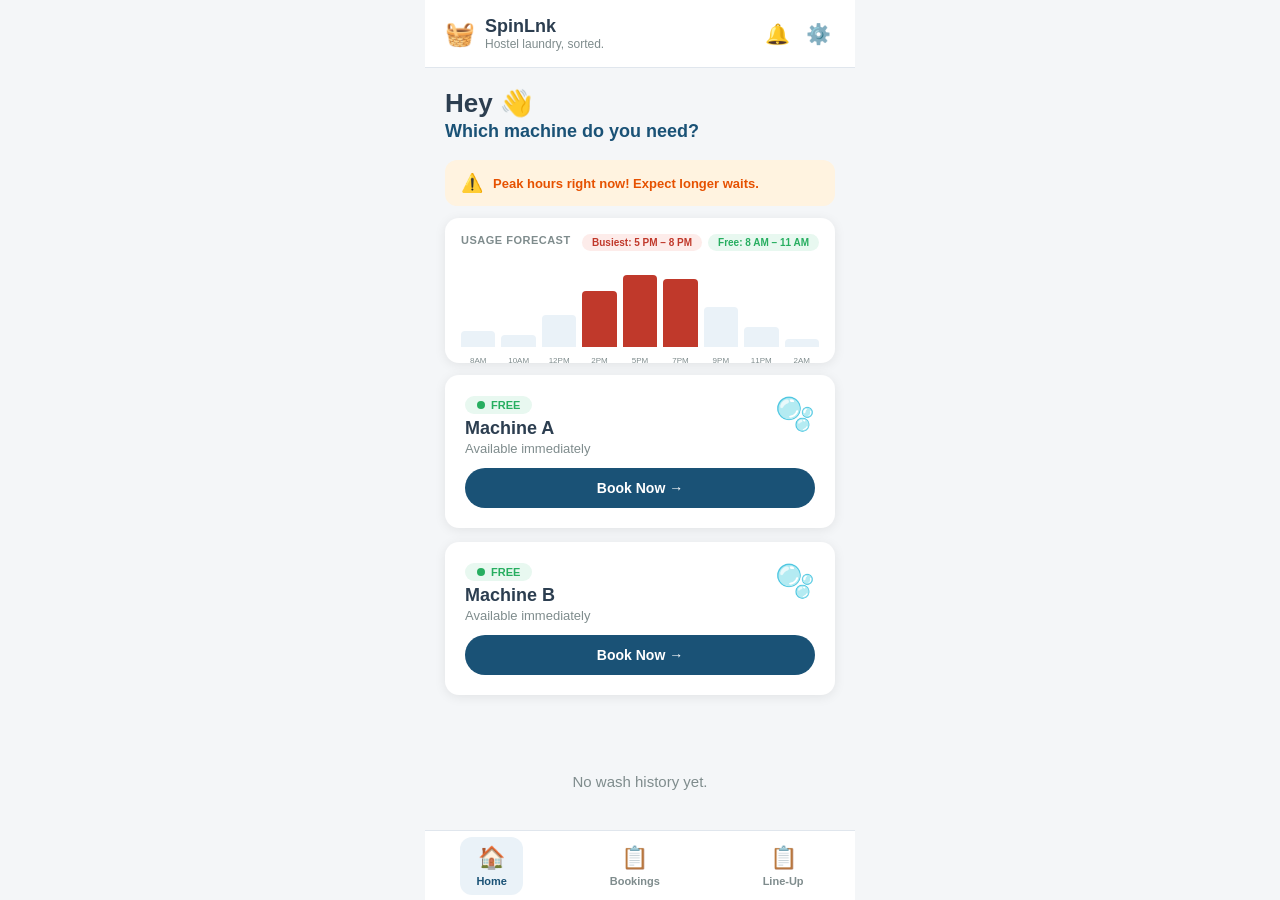
<file: index.html>
<!DOCTYPE html>
<html lang="en">
<head>
  <meta charset="UTF-8">
  <meta name="viewport" content="width=device-width, initial-scale=1.0, maximum-scale=1.0, user-scalable=no">
  <meta name="theme-color" content="#1a5276">
  <meta name="apple-mobile-web-app-capable" content="yes">
  <meta name="apple-mobile-web-app-status-bar-style" content="black-translucent">
  <title>SpinLnk</title>
  <link rel="manifest" href="manifest.json">
  <link rel="icon" type="image/svg+xml" href="icons/icon-192.svg">
  <link rel="apple-touch-icon" href="icons/icon-192.svg">
  <link rel="stylesheet" href="style.css">
</head>
<body>
  <div id="app">

    <!-- ==================== SCREEN 1: Home Dashboard ==================== -->
    <div id="screen-home" class="screen active">
      <header class="header">
        <div class="header-left">
          <span class="logo-icon">🧺</span>
          <div>
            <h1 class="app-title">SpinLnk</h1>
            <p id="home-hostel-name" class="app-subtitle">Hostel laundry, sorted.</p>
          </div>
        </div>
        <div class="header-right">
          <button class="icon-btn" id="btn-notifications">🔔</button>
          <button class="icon-btn" id="btn-settings">⚙️</button>
        </div>
      </header>

      <div class="home-content">
        <!-- Greeting -->
        <div class="greeting">
          <h2>Hey 👋</h2>
          <p class="greeting-sub">Which machine do you need?</p>
        </div>

        <!-- Alert Banner (contextual) -->
        <div id="alert-banner" class="alert-banner" style="display:none;">
          <span class="alert-icon">⚠️</span>
          <span id="alert-text" class="alert-text"></span>
        </div>

        <!-- Usage Forecast -->
        <div class="forecast-card">
          <div class="forecast-header">
            <span class="forecast-title">USAGE FORECAST</span>
            <div class="forecast-tags">
              <span class="forecast-tag busy">Busiest: 5 PM – 8 PM</span>
              <span class="forecast-tag free">Free: 8 AM – 11 AM</span>
            </div>
          </div>
          <div class="forecast-chart">
            <div class="bar-group">
              <div class="bar" style="height: 20%;" data-label="8AM"></div>
              <div class="bar" style="height: 15%;" data-label="10AM"></div>
              <div class="bar" style="height: 40%;" data-label="12PM"></div>
              <div class="bar busy" style="height: 70%;" data-label="2PM"></div>
              <div class="bar busy" style="height: 90%;" data-label="5PM"></div>
              <div class="bar busy" style="height: 85%;" data-label="7PM"></div>
              <div class="bar" style="height: 50%;" data-label="9PM"></div>
              <div class="bar" style="height: 25%;" data-label="11PM"></div>
              <div class="bar" style="height: 10%;" data-label="2AM"></div>
            </div>
          </div>
        </div>

        <!-- Machine Cards -->
        <div id="machine-list" class="machine-list">
          <!-- Machines loaded dynamically -->
        </div>
      </div>

      <!-- Tabs for History -->
      <div class="tabs" id="home-tabs" style="display:none;">
        <button class="tab active" data-tab="machines">🫧 Machines</button>
        <button class="tab" data-tab="history">🧾 History</button>
      </div>

      <div id="tab-history" class="tab-content">
        <div id="history-list" class="history-list">
          <p class="empty-state">No wash history yet.</p>
        </div>
      </div>
    </div>

    <!-- ==================== SCREEN 2: Start Wash ==================== -->
    <div id="screen-start" class="screen">
      <header class="header header-simple">
        <button class="icon-btn" id="btn-back-start">←</button>
        <h1 class="app-title">SpinLnk</h1>
        <button class="icon-btn">👤</button>
      </header>

      <div class="start-wash-content">
        <div class="machine-claim-icon">🧼</div>
        <h2 id="claim-title" class="claim-title">Machine A is yours 🤙</h2>

        <div class="form-group">
          <label class="form-label">YOUR NAME</label>
          <input type="text" id="input-name" class="form-input" placeholder="Enter your name" maxlength="20">
        </div>

        <div class="form-group">
          <label class="form-label">ROOM NUMBER</label>
          <input type="text" id="input-room" class="form-input" placeholder="Enter your room number" maxlength="10">
        </div>

        <div class="form-group">
          <label class="form-label">SELECT WASH CYCLE</label>
          <div class="cycle-options">
            <button class="cycle-option" data-cycle="express" data-minutes="15">
              <span class="cycle-icon">🚀</span>
              <div class="cycle-info">
                <span class="cycle-name">Express</span>
                <span class="cycle-duration">15 min cycle</span>
              </div>
              <span class="cycle-check">✓</span>
            </button>
            <button class="cycle-option" data-cycle="quick" data-minutes="30">
              <span class="cycle-icon">⚡</span>
              <div class="cycle-info">
                <span class="cycle-name">Quick</span>
                <span class="cycle-duration">30 min cycle</span>
              </div>
              <span class="cycle-check">✓</span>
            </button>
            <button class="cycle-option selected" data-cycle="normal" data-minutes="45">
              <span class="cycle-icon">🌊</span>
              <div class="cycle-info">
                <span class="cycle-name">Normal</span>
                <span class="cycle-duration">45 min cycle</span>
              </div>
              <span class="cycle-check">✓</span>
            </button>
            <button class="cycle-option" data-cycle="heavy" data-minutes="60">
              <span class="cycle-icon">💎</span>
              <div class="cycle-info">
                <span class="cycle-name">Heavy</span>
                <span class="cycle-duration">60 min cycle</span>
              </div>
              <span class="cycle-check">✓</span>
            </button>
            <button class="cycle-option" data-cycle="deep" data-minutes="90">
              <span class="cycle-icon">🧽</span>
              <div class="cycle-info">
                <span class="cycle-name">Deep Clean</span>
                <span class="cycle-duration">90 min cycle</span>
              </div>
              <span class="cycle-check">✓</span>
            </button>
            <button class="cycle-option" id="cycle-custom" data-cycle="custom" data-minutes="0">
              <span class="cycle-icon">⏱️</span>
              <div class="cycle-info">
                <span class="cycle-name">Custom Timer</span>
                <span class="cycle-duration">Set your own time</span>
              </div>
              <span class="cycle-check">✓</span>
            </button>
          </div>
        </div>

        <!-- Custom Timer Picker (hidden by default) -->
        <div id="custom-timer-group" class="form-group custom-timer-group" style="display:none;">
          <label class="form-label">SET CUSTOM TIME</label>
          <div class="custom-timer-picker">
            <button class="timer-adjust-btn" id="btn-time-minus">−</button>
            <div class="custom-timer-display">
              <span id="custom-timer-value" class="custom-timer-value">20</span>
              <span class="custom-timer-unit">min</span>
            </div>
            <button class="timer-adjust-btn" id="btn-time-plus">+</button>
          </div>
          <div class="quick-time-presets">
            <button class="time-preset" data-preset="10">10m</button>
            <button class="time-preset" data-preset="20">20m</button>
            <button class="time-preset active" data-preset="35">35m</button>
            <button class="time-preset" data-preset="50">50m</button>
            <button class="time-preset" data-preset="75">75m</button>
            <button class="time-preset" data-preset="120">2h</button>
          </div>
        </div>

        <button id="btn-start-wash" class="btn btn-start-wash">Start Wash</button>
        <p class="notify-hint">🔔 You'll get notified when it's done.</p>
      </div>
    </div>

    <!-- ==================== SCREEN 4: Bookings (History) ==================== -->
    <div id="screen-bookings" class="screen">
      <header class="header header-simple">
        <span class="logo-icon">🧺</span>
        <h1 class="app-title">SpinLnk</h1>
        <button class="icon-btn">👤</button>
      </header>

      <div class="bookings-content">
        <h2 class="section-title">Your Bookings</h2>

        <!-- All active machine timers -->
        <div id="bookings-active" style="display:none;">
          <h3 class="bookings-sub-title">Active Now</h3>
          <div id="bookings-active-list" class="bookings-active-list"></div>
        </div>

        <!-- All machines free message -->
        <div id="bookings-all-free" style="display:none;">
          <div class="all-free-banner">
            <span class="all-free-icon">✅</span>
            <p class="all-free-text">All machines are available! Go book one.</p>
          </div>
        </div>

        <h3 class="bookings-sub-title">History</h3>
        <div id="bookings-history-list" class="history-list">
          <p class="empty-state">No wash history yet.</p>
        </div>
      </div>
    </div>

    <!-- ==================== SCREEN 5: Queue Status ==================== -->
    <div id="screen-queue" class="screen">
      <header class="header header-simple">
        <button class="icon-btn">☰</button>
        <h1 class="app-title">SpinLnk</h1>
        <button class="icon-btn">👤</button>
      </header>

      <div class="queue-status-content">
        <h2 class="queue-status-title">Queue Status</h2>
        <div id="queue-status-list">
          <!-- Rendered by app.js -->
        </div>
      </div>
    </div>

    <!-- ==================== Bottom Navigation ==================== -->
    <nav class="bottom-nav">
      <button class="nav-item active" data-screen="screen-home">
        <span class="nav-icon">🏠</span>
        <span class="nav-label">Home</span>
      </button>
      <button class="nav-item" data-screen="screen-bookings">
        <span class="nav-icon">📋</span>
        <span class="nav-label">Bookings</span>
      </button>
      <button class="nav-item" data-screen="screen-queue">
        <span class="nav-icon">📋</span>
        <span class="nav-label">Line-Up</span>
      </button>
    </nav>

  </div>

  <!-- Alarm Audio -->
  <audio id="alarm-audio" src="alert machine msg audio.mp3" loop preload="auto"></audio>

  <!-- Alarm Notification Popup -->
  <div id="alarm-popup" class="alarm-popup" style="display:none;">
    <div class="alarm-popup-content">
      <span class="alarm-popup-icon">🔔</span>
      <div class="alarm-popup-text">
        <strong id="alarm-popup-title">Machine A is almost done!</strong>
        <p id="alarm-popup-sub">Less than 1 minute remaining. Get ready to collect your clothes.</p>
      </div>
      <button id="btn-stop-alarm" class="btn-stop-alarm">Stop</button>
    </div>
  </div>

  <!-- Moved Clothes Confirmation Modal -->
  <div id="moved-clothes-modal" class="modal" style="display:none;">
    <div id="moved-clothes-backdrop" class="modal-backdrop"></div>
    <div class="modal-content">
      <div class="modal-icon">👕</div>
      <h3>Confirm You Moved the Clothes</h3>
      <p class="modal-desc">Enter your name to verify and free up the machine.</p>
      <div class="form-group">
        <label class="form-label">YOUR NAME</label>
        <input type="text" id="moved-clothes-name" class="form-input" placeholder="Enter your name" maxlength="20">
      </div>
      <button id="moved-confirm-btn" class="btn btn-primary">Confirm</button>
      <button id="moved-cancel-btn" class="btn btn-secondary" style="margin-top:8px;">Go Back</button>
    </div>
  </div>

  <script src="supabase-config.js"></script>
  <script src="app.js"></script>
</body>
</html>
</file>
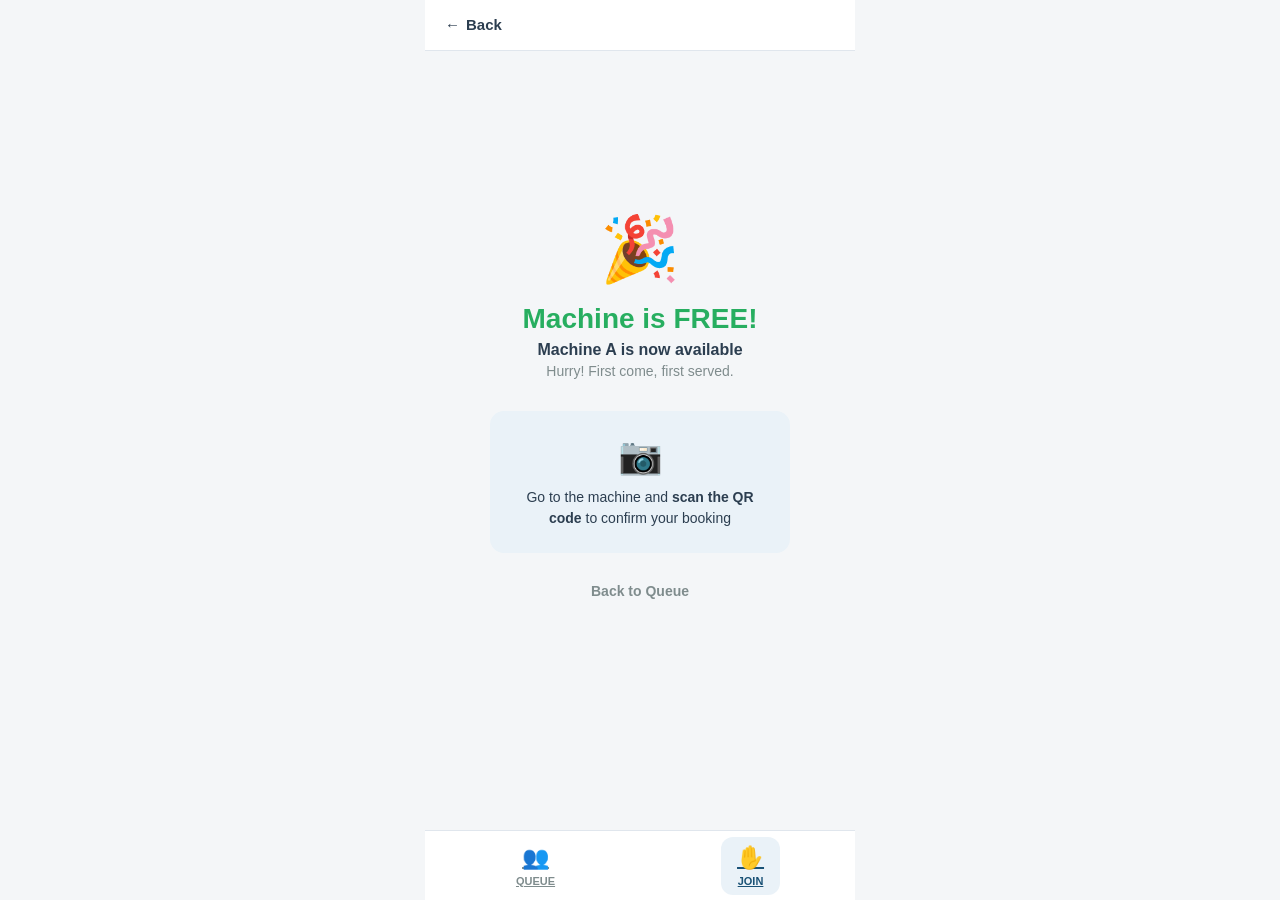
<file: join-queue.html>
<!DOCTYPE html>
<html lang="en">
<head>
  <meta charset="UTF-8">
  <meta name="viewport" content="width=device-width, initial-scale=1.0, maximum-scale=1.0, user-scalable=no">
  <meta name="theme-color" content="#1a5276">
  <meta name="apple-mobile-web-app-capable" content="yes">
  <title>SpinLnk — Join Queue</title>
  <link rel="manifest" href="manifest.json">
  <link rel="icon" type="image/svg+xml" href="icons/icon-192.svg">
  <link rel="stylesheet" href="style.css">
  <link rel="stylesheet" href="join-queue.css">
</head>
<body>
  <div id="app">

    <!-- ===== STEP 1: Join Queue Form ===== -->
    <div id="step-form" class="screen active">
      <!-- Back bar -->
      <div class="jq-back-bar">
        <a href="queue.html" class="jq-back-link">← <span>Join Queue</span></a>
      </div>

      <div class="jq-form-page">
        <!-- Washer icon -->
        <div class="jq-hero-icon">🧼</div>

        <h2 class="jq-title" id="jq-title">Join Queue for Machine A</h2>
        <p class="jq-subtitle">Enter your details to secure your spot in line.</p>

        <!-- Form fields -->
        <div class="jq-field">
          <div class="jq-field-icon">👤</div>
          <div class="jq-field-inner">
            <label class="jq-field-label">YOUR NAME</label>
            <input type="text" id="input-name" class="jq-input" placeholder="e.g. Alex Rivera" maxlength="20">
          </div>
        </div>

        <div class="jq-field">
          <div class="jq-field-icon">🏠</div>
          <div class="jq-field-inner">
            <label class="jq-field-label">ROOM NUMBER</label>
            <input type="text" id="input-room" class="jq-input" placeholder="e.g. 402-B" maxlength="10">
          </div>
        </div>

        <!-- Queue Management Info -->
        <div class="jq-info-card">
          <div class="jq-info-icon">ℹ️</div>
          <div class="jq-info-text">
            <strong>Queue Management</strong>
            <p>You'll be notified via the app when the machine is ready. Please arrive within <strong>5 minutes</strong> of the notification.</p>
          </div>
        </div>

        <!-- Join Button -->
        <button id="btn-join" class="jq-btn-join">Join Queue ✌️</button>

        <!-- Estimated wait -->
        <p class="jq-wait-estimate" id="jq-wait">ESTIMATED WAIT: <span id="jq-wait-time">--</span> MINS</p>
      </div>

      <!-- Bottom Nav -->
      <nav class="bottom-nav">
        <a href="queue.html" class="nav-item">
          <span class="nav-icon">👥</span>
          <span class="nav-label">QUEUE</span>
        </a>
        <a href="join-queue.html" class="nav-item active">
          <span class="nav-icon">✋</span>
          <span class="nav-label">JOIN</span>
        </a>
      </nav>
    </div>

    <!-- ===== STEP 2: Queued — Confirmation & Live Status ===== -->
    <div id="step-queued" class="screen">
      <div class="jq-back-bar">
        <a href="queue.html" class="jq-back-link">← <span>Queue Status</span></a>
      </div>

      <div class="jq-queued-page">
        <div class="jq-check">✅</div>
        <h2 class="jq-queued-title">You're in the queue!</h2>
        <p class="jq-queued-sub" id="queued-machine-info">Machine A</p>

        <!-- Position card -->
        <div class="jq-position-card">
          <span class="jq-position-label">YOUR POSITION</span>
          <span class="jq-position-number" id="queued-position">#1</span>
          <span class="jq-position-name" id="queued-name">—</span>
          <span class="jq-position-room" id="queued-room">Room —</span>
        </div>

        <!-- Timer -->
        <div class="jq-timer-card">
          <span class="jq-timer-label">MACHINE FREES UP IN</span>
          <span class="jq-timer-value" id="queued-timer">--:--</span>
          <div class="jq-progress-bar">
            <div class="jq-progress-fill" id="queued-progress"></div>
          </div>
        </div>

        <!-- Queue list -->
        <div class="jq-queue-list">
          <h3 class="jq-queue-list-title">Queue</h3>
          <div id="queued-list"></div>
        </div>

        <p class="jq-hint">We'll ping you when the machine is free 👌</p>
      </div>

      <nav class="bottom-nav">
        <a href="queue.html" class="nav-item">
          <span class="nav-icon">👥</span>
          <span class="nav-label">QUEUE</span>
        </a>
        <a href="join-queue.html" class="nav-item active">
          <span class="nav-icon">✋</span>
          <span class="nav-label">JOIN</span>
        </a>
      </nav>
    </div>

    <!-- ===== STEP 3: Machine FREE ===== -->
    <div id="step-free" class="screen">
      <div class="jq-back-bar">
        <a href="queue.html" class="jq-back-link">← <span>Back</span></a>
      </div>

      <div class="jq-free-page">
        <div class="jq-free-icon">🎉</div>
        <h2 class="jq-free-title">Machine is FREE!</h2>
        <p class="jq-free-sub" id="free-machine-name">Machine A is now available</p>
        <p class="jq-free-detail">Hurry! First come, first served.</p>

        <div class="jq-scan-prompt">
          <span class="jq-scan-icon">📷</span>
          <p>Go to the machine and <strong>scan the QR code</strong> to confirm your booking</p>
        </div>
        <a href="queue.html" class="jq-btn-back">Back to Queue</a>
      </div>

      <nav class="bottom-nav">
        <a href="queue.html" class="nav-item">
          <span class="nav-icon">👥</span>
          <span class="nav-label">QUEUE</span>
        </a>
        <a href="join-queue.html" class="nav-item active">
          <span class="nav-icon">✋</span>
          <span class="nav-label">JOIN</span>
        </a>
      </nav>
    </div>

  </div>

  <script src="supabase-config.js"></script>
  <script src="join-queue.js"></script>
</body>
</html>
</file>
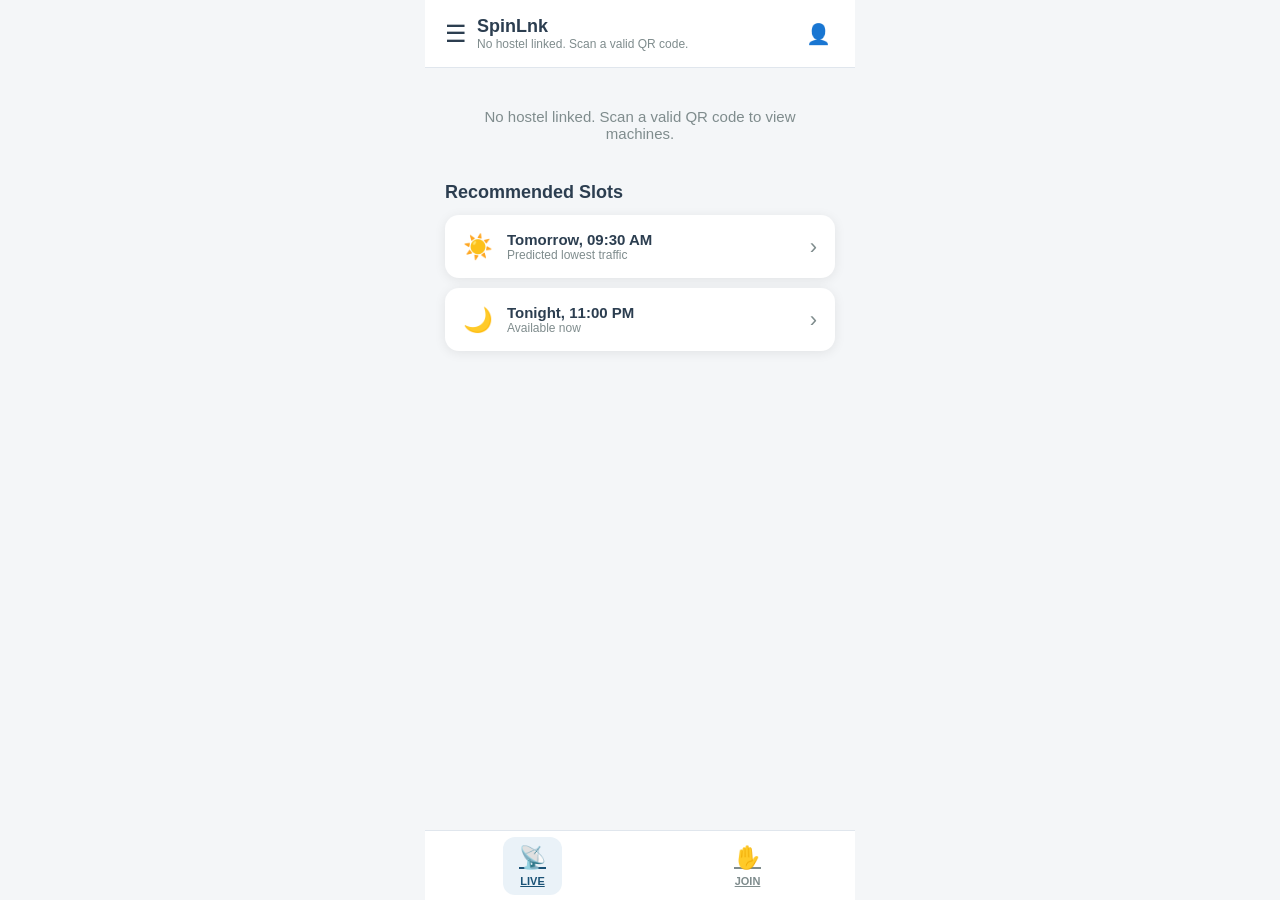
<file: queue.html>
<!DOCTYPE html>
<html lang="en">
<head>
  <meta charset="UTF-8">
  <meta name="viewport" content="width=device-width, initial-scale=1.0, maximum-scale=1.0, user-scalable=no">
  <meta name="theme-color" content="#1a5276">
  <meta name="apple-mobile-web-app-capable" content="yes">
  <title>SpinLnk — Queue</title>
  <link rel="manifest" href="manifest.json">
  <link rel="icon" type="image/svg+xml" href="icons/icon-192.svg">
  <link rel="stylesheet" href="style.css">
  <link rel="stylesheet" href="queue.css">
</head>
<body>
  <div id="app">
    
    <header class="header">
      <div class="header-left">
        <span class="logo-icon">☰</span>
        <div>
          <h1 class="app-title">SpinLnk</h1>
          <p id="queue-hostel-name" class="app-subtitle"></p>
        </div>
      </div>
      <button class="icon-btn" id="btn-profile">👤</button>
    </header>

    <div class="queue-page">

      <!-- ===== Machine Queue Cards (rendered by JS) ===== -->
      <div id="queue-machine-list">
        <p class="empty-state">Loading machines...</p>
      </div>

      <!-- ===== Machine B (Dryer) — Available ===== -->
      <div id="queue-available-machines">
        <!-- Additional available machines rendered by JS -->
      </div>

      <!-- ===== Recommended Slots ===== -->
      <div class="recommended-section">
        <h3 class="recommended-title">Recommended Slots</h3>

        <div class="recommended-slot">
          <div class="recommended-slot-icon">☀️</div>
          <div class="recommended-slot-info">
            <span class="recommended-slot-time">Tomorrow, 09:30 AM</span>
            <span class="recommended-slot-detail">Predicted lowest traffic</span>
          </div>
          <span class="recommended-slot-arrow">›</span>
        </div>

        <div class="recommended-slot">
          <div class="recommended-slot-icon">🌙</div>
          <div class="recommended-slot-info">
            <span class="recommended-slot-time">Tonight, 11:00 PM</span>
            <span class="recommended-slot-detail">Available now</span>
          </div>
          <span class="recommended-slot-arrow">›</span>
        </div>
      </div>

    </div>

    <!-- Bottom Nav -->
    <nav class="bottom-nav">
      <a href="queue.html" class="nav-item active">
        <span class="nav-icon">📡</span>
        <span class="nav-label">LIVE</span>
      </a>
      <a href="join-queue.html?machine=A" class="nav-item">
        <span class="nav-icon">✋</span>
        <span class="nav-label">JOIN</span>
      </a>
    </nav>

  </div>

  <!-- Name prompt modal -->
  <div id="name-modal" class="modal" style="display:none;">
    <div class="modal-backdrop"></div>
    <div class="modal-content">
      <h3>Before you join</h3>
      <p>Enter your details so others know who's in the queue.</p>
      <div class="form-group">
        <label class="form-label">YOUR NAME</label>
        <input type="text" id="modal-name" class="form-input" placeholder="Enter your name" maxlength="20">
      </div>
      <div class="form-group">
        <label class="form-label">ROOM NUMBER</label>
        <input type="text" id="modal-room" class="form-input" placeholder="Enter your room number" maxlength="10">
      </div>
      <button id="modal-save" class="btn btn-primary">Save & Join</button>
      <button id="modal-cancel" class="btn btn-secondary" style="margin-top:8px;">Cancel</button>
    </div>
  </div>

  <script src="supabase-config.js"></script>
  <script src="queue.js"></script>
</body>
</html>
</file>
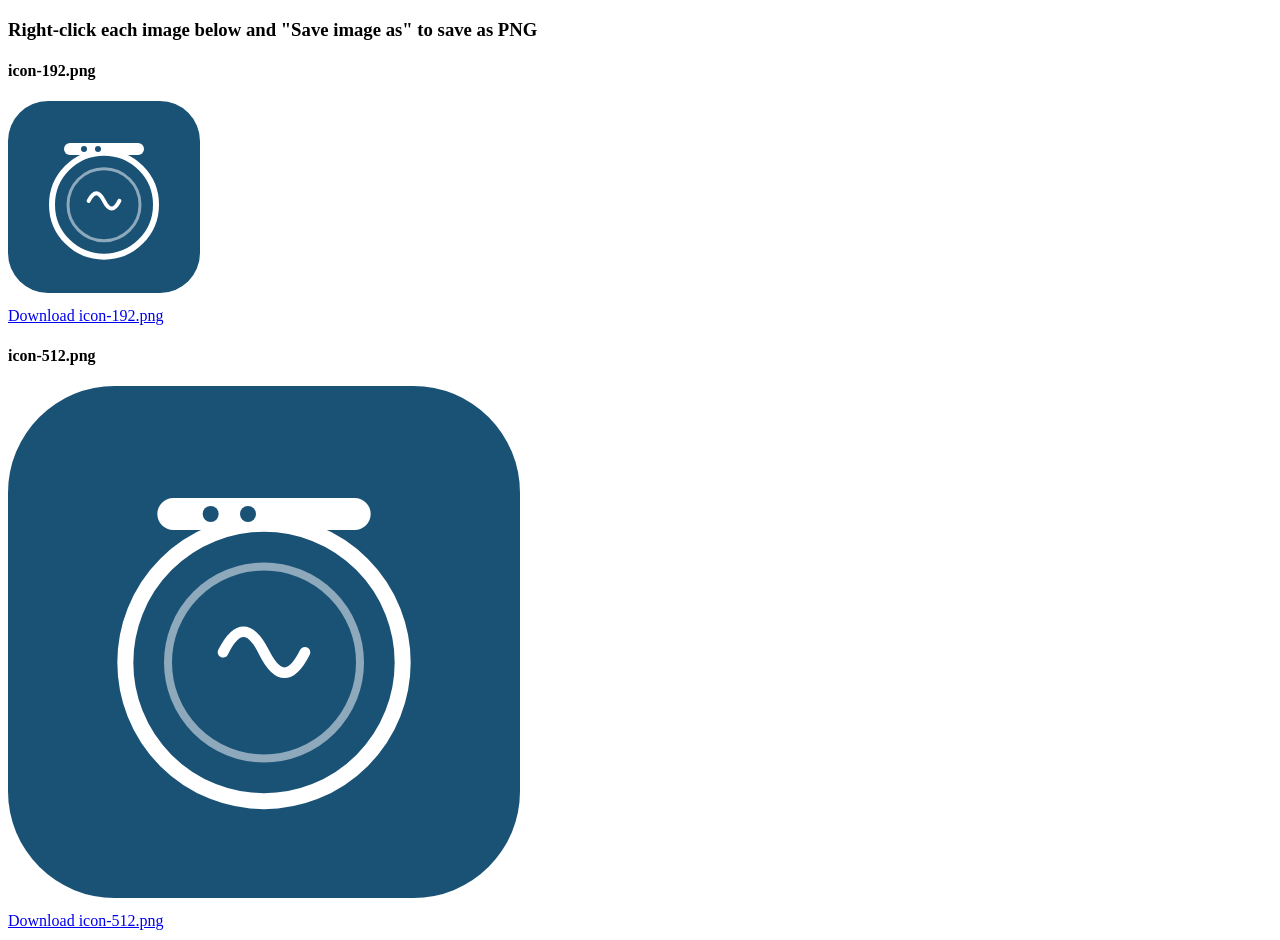
<file: icons/generate-icons.html>
<!DOCTYPE html>
<html>
<head><title>Generate Icons</title></head>
<body>
<h3>Right-click each image below and "Save image as" to save as PNG</h3>
<h4>icon-192.png</h4>
<canvas id="c192" width="192" height="192"></canvas>
<h4>icon-512.png</h4>
<canvas id="c512" width="512" height="512"></canvas>
<script>
function drawIcon(canvas) {
  const s = canvas.width;
  const ctx = canvas.getContext('2d');
  const scale = s / 192;

  // Background
  ctx.fillStyle = '#1a5276';
  ctx.beginPath();
  ctx.roundRect(0, 0, s, s, 40 * scale);
  ctx.fill();

  // Washing machine body circle
  ctx.strokeStyle = 'white';
  ctx.lineWidth = 6 * scale;
  ctx.beginPath();
  ctx.arc(s/2, s * 0.54, 52 * scale, 0, Math.PI * 2);
  ctx.stroke();

  // Inner circle
  ctx.lineWidth = 3 * scale;
  ctx.globalAlpha = 0.5;
  ctx.beginPath();
  ctx.arc(s/2, s * 0.54, 36 * scale, 0, Math.PI * 2);
  ctx.stroke();
  ctx.globalAlpha = 1;

  // Water wave
  ctx.lineWidth = 4 * scale;
  ctx.lineCap = 'round';
  ctx.beginPath();
  ctx.moveTo(s * 0.42, s * 0.52);
  ctx.quadraticCurveTo(s * 0.46, s * 0.44, s * 0.5, s * 0.52);
  ctx.quadraticCurveTo(s * 0.54, s * 0.60, s * 0.58, s * 0.52);
  ctx.stroke();

  // Top panel
  ctx.fillStyle = 'white';
  ctx.beginPath();
  ctx.roundRect(56 * scale, 42 * scale, 80 * scale, 12 * scale, 6 * scale);
  ctx.fill();

  // Buttons on panel
  ctx.fillStyle = '#1a5276';
  ctx.beginPath();
  ctx.arc(76 * scale, 48 * scale, 3 * scale, 0, Math.PI * 2);
  ctx.fill();
  ctx.beginPath();
  ctx.arc(90 * scale, 48 * scale, 3 * scale, 0, Math.PI * 2);
  ctx.fill();

  // Convert to downloadable link
  const link = document.createElement('a');
  link.download = `icon-${canvas.width}.png`;
  link.href = canvas.toDataURL('image/png');
  link.textContent = `Download icon-${canvas.width}.png`;
  link.style.display = 'block';
  link.style.margin = '10px 0';
  canvas.parentNode.insertBefore(link, canvas.nextSibling);
}

drawIcon(document.getElementById('c192'));
drawIcon(document.getElementById('c512'));
</script>
</body>
</html>
</file>
<file: style.css>
/* ===== Reset & Base ===== */
* {
  margin: 0;
  padding: 0;
  box-sizing: border-box;
}

:root {
  --primary: #1a5276;
  --primary-light: #2980b9;
  --accent: #c0392b;
  --green: #27ae60;
  --bg: #f4f6f8;
  --card: #ffffff;
  --text: #2c3e50;
  --text-light: #7f8c8d;
  --border: #e0e6ed;
  --shadow: 0 2px 12px rgba(0, 0, 0, 0.08);
  --radius: 14px;
  --nav-height: 70px;
  --mint: #e8f8f0;
  --pink: #fdecea;
  --blue-light: #eaf2f8;
}

html, body {
  font-family: -apple-system, BlinkMacSystemFont, 'Segoe UI', Roboto, sans-serif;
  background: var(--bg);
  color: var(--text);
  height: 100%;
  overflow: hidden;
  -webkit-tap-highlight-color: transparent;
}

#app {
  max-width: 430px;
  margin: 0 auto;
  height: 100%;
  display: flex;
  flex-direction: column;
  background: var(--bg);
  position: relative;
}

/* ===== Screens ===== */
.screen {
  display: none;
  flex: 1;
  overflow-y: auto;
  padding-bottom: var(--nav-height);
}

.screen.active {
  display: flex;
  flex-direction: column;
}

/* ===== Header ===== */
.header {
  display: flex;
  align-items: center;
  justify-content: space-between;
  padding: 16px 20px;
  background: var(--card);
  border-bottom: 1px solid var(--border);
  position: sticky;
  top: 0;
  z-index: 10;
}

.header-left {
  display: flex;
  align-items: center;
  gap: 10px;
}

.header-right {
  display: flex;
  gap: 8px;
}

.logo-icon {
  font-size: 24px;
}

.app-title {
  font-size: 18px;
  font-weight: 700;
  color: var(--text);
}

.app-subtitle {
  font-size: 12px;
  color: var(--text-light);
}

.icon-btn {
  background: none;
  border: none;
  font-size: 20px;
  cursor: pointer;
  padding: 4px;
}

.header-simple {
  padding: 14px 20px;
}

.header-simple .app-title {
  font-size: 17px;
}

/* ===== Home Content ===== */
.home-content {
  padding: 0 20px 20px;
  flex: 1;
}

/* Greeting */
.greeting {
  padding: 20px 0 8px;
}

.greeting h2 {
  font-size: 26px;
  font-weight: 800;
}

.greeting-sub {
  font-size: 18px;
  font-weight: 700;
  color: var(--primary);
  margin-top: 2px;
}

/* Alert Banner */
.alert-banner {
  display: flex;
  align-items: center;
  gap: 10px;
  padding: 12px 16px;
  border-radius: 12px;
  margin: 10px 0;
  font-size: 13px;
  font-weight: 600;
}

.alert-busy {
  background: #fff3e0;
  color: #e65100;
}

.alert-quiet {
  background: var(--mint);
  color: var(--green);
}

.alert-icon {
  font-size: 18px;
}

/* Usage Forecast */
.forecast-card {
  background: var(--card);
  border-radius: var(--radius);
  padding: 16px;
  margin: 12px 0;
  box-shadow: var(--shadow);
}

.forecast-header {
  display: flex;
  justify-content: space-between;
  align-items: flex-start;
  margin-bottom: 12px;
  flex-wrap: wrap;
  gap: 8px;
}

.forecast-title {
  font-size: 11px;
  font-weight: 700;
  color: var(--text-light);
  text-transform: uppercase;
  letter-spacing: 0.5px;
}

.forecast-tags {
  display: flex;
  gap: 6px;
  flex-wrap: wrap;
}

.forecast-tag {
  font-size: 10px;
  font-weight: 700;
  padding: 3px 10px;
  border-radius: 10px;
}

.forecast-tag.busy {
  background: var(--pink);
  color: var(--accent);
}

.forecast-tag.free {
  background: var(--mint);
  color: var(--green);
}

.forecast-chart {
  padding-top: 4px;
}

.bar-group {
  display: flex;
  align-items: flex-end;
  gap: 6px;
  height: 80px;
}

.bar-group.small {
  height: 60px;
}

.bar {
  flex: 1;
  background: var(--blue-light);
  border-radius: 4px 4px 0 0;
  position: relative;
  min-width: 0;
  transition: height 0.3s;
}

.bar.busy {
  background: var(--accent);
}

.bar::after {
  content: attr(data-label);
  position: absolute;
  bottom: -18px;
  left: 50%;
  transform: translateX(-50%);
  font-size: 8px;
  color: var(--text-light);
  white-space: nowrap;
}

/* ===== Machine Cards (Home) ===== */
.machine-list {
  display: flex;
  flex-direction: column;
  gap: 14px;
  margin-top: 4px;
}

.machine-card {
  background: var(--card);
  border-radius: var(--radius);
  padding: 20px;
  box-shadow: var(--shadow);
}

.machine-card-busy {
  background: #edf7ed;
}

.machine-card-row {
  display: flex;
  justify-content: space-between;
  align-items: flex-start;
  margin-bottom: 12px;
}

.machine-icon-small {
  font-size: 32px;
}

.machine-name {
  font-size: 18px;
  font-weight: 700;
  margin: 4px 0 2px;
}

.machine-sub {
  font-size: 13px;
  color: var(--text-light);
}

.machine-status {
  display: inline-flex;
  align-items: center;
  gap: 6px;
  padding: 3px 12px;
  border-radius: 20px;
  font-size: 11px;
  font-weight: 700;
  text-transform: uppercase;
}

.machine-status.free {
  background: var(--mint);
  color: var(--green);
}

.machine-status.in-use {
  background: var(--pink);
  color: var(--accent);
}

.status-dot {
  width: 8px;
  height: 8px;
  border-radius: 50%;
  display: inline-block;
}

.status-dot.green {
  background: var(--green);
}

.status-dot.red {
  background: var(--accent);
}

/* Mini timer in machine card */
.machine-timer-row {
  display: flex;
  align-items: center;
  gap: 14px;
  margin-top: 8px;
}

.mini-timer {
  width: 56px;
  height: 56px;
  border-radius: 50%;
  border: 3px solid var(--text);
  display: flex;
  flex-direction: column;
  align-items: center;
  justify-content: center;
  flex-shrink: 0;
}

.mini-timer-value {
  font-size: 18px;
  font-weight: 800;
  line-height: 1;
}

.mini-timer-unit {
  font-size: 9px;
  color: var(--text-light);
  text-transform: uppercase;
}

.mini-timer-info {
  display: flex;
  flex-direction: column;
}

.mini-timer-phase {
  font-size: 10px;
  font-weight: 700;
  color: var(--text-light);
  text-transform: uppercase;
  letter-spacing: 0.3px;
}

.mini-timer-cycle {
  font-size: 15px;
  font-weight: 700;
}

/* Queue people on home machine cards */
.home-queue-section {
  margin-top: 14px;
  padding-top: 14px;
  border-top: 1px solid var(--border);
}

.home-queue-label {
  display: block;
  font-size: 12px;
  font-weight: 700;
  color: var(--text-light);
  margin-bottom: 10px;
}

.home-queue-person {
  display: flex;
  align-items: center;
  gap: 10px;
  padding: 6px 0;
}

.home-queue-avatar {
  width: 32px;
  height: 32px;
  border-radius: 50%;
  background: var(--primary);
  color: white;
  display: flex;
  align-items: center;
  justify-content: center;
  font-weight: 700;
  font-size: 13px;
  flex-shrink: 0;
}

.home-queue-info {
  flex: 1;
  display: flex;
  flex-direction: column;
}

.home-queue-name {
  font-size: 13px;
  font-weight: 700;
}

.home-queue-detail {
  font-size: 11px;
  color: var(--text-light);
}

.home-queue-pos {
  font-size: 11px;
  font-weight: 700;
  color: var(--primary);
  background: var(--blue-light);
  padding: 2px 8px;
  border-radius: 8px;
}

/* ===== Queue Status Screen ===== */
.queue-status-content {
  padding: 20px;
  flex: 1;
}

.queue-status-title {
  font-size: 22px;
  font-weight: 800;
  margin-bottom: 18px;
}

.qs-card {
  background: var(--blue-light);
  border-radius: 18px;
  padding: 28px 24px;
  margin-bottom: 16px;
  text-align: center;
}

.qs-icon {
  font-size: 42px;
  margin-bottom: 10px;
}

.qs-machine-name {
  font-size: 20px;
  font-weight: 700;
  margin-bottom: 6px;
}

.qs-status-text {
  font-size: 14px;
  color: var(--text-light);
  margin-bottom: 16px;
}

.qs-btn {
  display: inline-block;
  background: var(--primary);
  color: white;
  padding: 12px 32px;
  border-radius: 30px;
  font-size: 15px;
  font-weight: 700;
  text-decoration: none;
  transition: background 0.2s;
}

.qs-btn:hover {
  background: var(--primary-light);
}

/* Queue people inside queue status cards */
.qs-people {
  text-align: left;
  margin-bottom: 16px;
}

.qs-person {
  display: flex;
  align-items: center;
  gap: 10px;
  padding: 8px 0;
  border-bottom: 1px solid rgba(0,0,0,0.06);
}

.qs-person:last-child {
  border-bottom: none;
}

.qs-avatar {
  width: 34px;
  height: 34px;
  border-radius: 50%;
  background: var(--primary);
  color: white;
  display: flex;
  align-items: center;
  justify-content: center;
  font-weight: 700;
  font-size: 14px;
  flex-shrink: 0;
}

.qs-person-info {
  flex: 1;
  display: flex;
  flex-direction: column;
}

.qs-person-name {
  font-size: 13px;
  font-weight: 700;
}

.qs-person-detail {
  font-size: 11px;
  color: var(--text-light);
}

.qs-pos {
  font-size: 11px;
  font-weight: 700;
  color: var(--primary);
  background: white;
  padding: 2px 8px;
  border-radius: 8px;
}

/* ===== Buttons ===== */
.btn {
  display: block;
  width: 100%;
  padding: 16px;
  border: none;
  border-radius: 30px;
  font-size: 16px;
  font-weight: 700;
  cursor: pointer;
  transition: all 0.2s;
}

.btn-sm {
  padding: 12px 20px;
  font-size: 14px;
}

.btn-primary {
  background: var(--primary);
  color: white;
}

.btn-primary:hover {
  background: var(--primary-light);
}

.btn-primary:disabled {
  background: #b0bec5;
  cursor: not-allowed;
}

/* ===== Screen 2: Start Wash ===== */
.start-wash-content {
  padding: 24px 20px;
  flex: 1;
}

.machine-claim-icon {
  width: 70px;
  height: 70px;
  background: #e3f2fd;
  border-radius: 20px;
  display: flex;
  align-items: center;
  justify-content: center;
  font-size: 36px;
  margin: 0 auto 16px;
}

.claim-title {
  font-size: 22px;
  font-weight: 700;
  text-align: center;
  margin-bottom: 28px;
}

.form-group {
  margin-bottom: 24px;
}

.form-label {
  display: block;
  font-size: 12px;
  font-weight: 700;
  color: var(--text-light);
  text-transform: uppercase;
  letter-spacing: 0.5px;
  margin-bottom: 10px;
}

.form-input {
  width: 100%;
  padding: 14px 16px;
  border: 2px solid var(--border);
  border-radius: 12px;
  font-size: 15px;
  color: var(--text);
  background: var(--card);
  outline: none;
  transition: border-color 0.2s;
}

.form-input:focus {
  border-color: var(--primary);
}

/* Cycle Options */
.cycle-options {
  display: flex;
  flex-direction: column;
  gap: 10px;
}

.cycle-option {
  display: flex;
  align-items: center;
  gap: 14px;
  padding: 16px;
  background: var(--card);
  border: 2px solid var(--border);
  border-radius: 14px;
  cursor: pointer;
  transition: all 0.2s;
  text-align: left;
}

.cycle-option.selected {
  border-color: var(--primary);
  background: var(--blue-light);
}

.cycle-icon {
  font-size: 22px;
}

.cycle-info {
  display: flex;
  flex-direction: column;
  flex: 1;
}

.cycle-name {
  font-size: 16px;
  font-weight: 700;
}

.cycle-duration {
  font-size: 13px;
  color: var(--text-light);
}

.cycle-check {
  font-size: 18px;
  color: var(--primary);
  opacity: 0;
  transition: opacity 0.2s;
}

.cycle-option.selected .cycle-check {
  opacity: 1;
}

/* Custom Timer Picker */
.custom-timer-group {
  animation: slideDown 0.3s ease;
}

@keyframes slideDown {
  from { opacity: 0; transform: translateY(-10px); }
  to { opacity: 1; transform: translateY(0); }
}

.custom-timer-picker {
  display: flex;
  align-items: center;
  justify-content: center;
  gap: 20px;
  padding: 16px 0;
}

.timer-adjust-btn {
  width: 48px;
  height: 48px;
  border-radius: 50%;
  border: 2px solid var(--border);
  background: var(--card);
  font-size: 24px;
  font-weight: 700;
  color: var(--primary);
  cursor: pointer;
  display: flex;
  align-items: center;
  justify-content: center;
  transition: all 0.2s;
}

.timer-adjust-btn:hover {
  background: var(--blue-light);
  border-color: var(--primary);
}

.timer-adjust-btn:active {
  transform: scale(0.92);
}

.custom-timer-display {
  display: flex;
  flex-direction: column;
  align-items: center;
  min-width: 80px;
}

.custom-timer-value {
  font-size: 48px;
  font-weight: 800;
  color: var(--primary);
  line-height: 1;
}

.custom-timer-unit {
  font-size: 14px;
  font-weight: 700;
  color: var(--text-light);
  text-transform: uppercase;
}

.quick-time-presets {
  display: flex;
  gap: 8px;
  justify-content: center;
  flex-wrap: wrap;
  margin-top: 8px;
}

.time-preset {
  padding: 8px 16px;
  border-radius: 20px;
  border: 2px solid var(--border);
  background: var(--card);
  font-size: 13px;
  font-weight: 700;
  color: var(--text);
  cursor: pointer;
  transition: all 0.2s;
}

.time-preset:hover {
  border-color: var(--primary-light);
}

.time-preset.active {
  background: var(--primary);
  color: white;
  border-color: var(--primary);
}

.btn-start-wash {
  background: var(--accent);
  color: white;
  margin-top: 8px;
}

.btn-start-wash:hover {
  background: #e74c3c;
}

.notify-hint {
  text-align: center;
  font-size: 13px;
  color: var(--text-light);
  margin-top: 16px;
}

/* ===== Timer Actions (reused in bookings) ===== */
.machine-status-badge {
  display: inline-flex;
  align-items: center;
  gap: 8px;
  padding: 8px 18px;
  background: var(--pink);
  border-radius: 20px;
  font-size: 12px;
  font-weight: 700;
  color: var(--accent);
  text-transform: uppercase;
  margin-bottom: 6px;
}

.timer-actions {
  display: flex;
  gap: 12px;
  margin-top: 14px;
  width: 100%;
  max-width: 300px;
}

.btn-secondary {
  flex: 1;
  background: var(--bg);
  color: var(--text);
  border: 2px solid var(--border);
  font-size: 14px;
  padding: 12px;
}

.btn-cancel {
  flex: 0;
  background: none;
  color: var(--accent);
  border: none;
  font-size: 14px;
  font-weight: 700;
  padding: 12px 20px;
  white-space: nowrap;
}

/* ===== Screen 4: Queue ===== */
.queue-content {
  padding: 20px;
  flex: 1;
}

.queue-page-title {
  font-size: 24px;
  font-weight: 800;
}

.queue-page-sub {
  font-size: 14px;
  color: var(--text-light);
  margin-bottom: 20px;
}

.queue-machine-card {
  background: var(--card);
  border-radius: var(--radius);
  padding: 20px;
  box-shadow: var(--shadow);
  margin-bottom: 16px;
}

.queue-machine-header {
  display: flex;
  align-items: center;
  gap: 12px;
  margin-bottom: 10px;
}

.queue-machine-icon {
  width: 40px;
  height: 40px;
  background: var(--blue-light);
  border-radius: 12px;
  display: flex;
  align-items: center;
  justify-content: center;
  font-size: 20px;
}

.queue-machine-status {
  margin-bottom: 14px;
}

/* Queue list */
.queue-list {
  margin: 12px 0;
}

.queue-person {
  display: flex;
  align-items: center;
  gap: 12px;
  padding: 10px 0;
  border-bottom: 1px solid var(--border);
}

.queue-person:last-child {
  border-bottom: none;
}

.queue-avatar {
  width: 36px;
  height: 36px;
  border-radius: 50%;
  background: var(--primary);
  color: white;
  display: flex;
  align-items: center;
  justify-content: center;
  font-weight: 700;
  font-size: 14px;
  flex-shrink: 0;
}

.queue-person-info {
  display: flex;
  flex-direction: column;
}

.queue-person-name {
  font-weight: 700;
  font-size: 14px;
}

.queue-person-time {
  font-size: 12px;
  color: var(--text-light);
}

.queue-empty {
  text-align: center;
  color: var(--text-light);
  font-size: 14px;
  padding: 12px 0;
}

.btn-queue-join {
  background: var(--primary);
  color: white;
  padding: 14px;
  border: none;
  border-radius: 30px;
  font-size: 15px;
  font-weight: 700;
  cursor: pointer;
  width: 100%;
  transition: background 0.2s;
}

.btn-queue-join:hover {
  background: var(--primary-light);
}

.btn-queue-leave {
  background: var(--bg);
  color: var(--accent);
  padding: 14px;
  border: 2px solid var(--accent);
  border-radius: 30px;
  font-size: 15px;
  font-weight: 700;
  cursor: pointer;
  width: 100%;
  transition: all 0.2s;
}

/* ===== Insights ===== */
.insights-section {
  margin-top: 24px;
}

.insights-title {
  font-size: 18px;
  font-weight: 700;
  margin-bottom: 14px;
}

.insights-card {
  background: var(--blue-light);
  border-radius: var(--radius);
  padding: 18px;
  margin-bottom: 14px;
}

.insights-card-title {
  font-size: 15px;
  font-weight: 700;
  margin-bottom: 12px;
}

.insights-chart {
  margin-bottom: 4px;
}

.slot-tags {
  display: flex;
  gap: 10px;
  margin-bottom: 12px;
}

.slot-tag {
  flex: 1;
  background: var(--card);
  border-radius: 12px;
  padding: 12px;
  display: flex;
  align-items: center;
  gap: 10px;
}

.slot-icon {
  font-size: 20px;
}

.slot-name {
  font-size: 13px;
  font-weight: 700;
  display: block;
}

.slot-time {
  font-size: 11px;
  color: var(--text-light);
  display: block;
}

.insight-tip {
  font-size: 12px;
  color: var(--text-light);
  display: flex;
  align-items: flex-start;
  gap: 6px;
}

.insight-tip::before {
  content: '•';
  color: var(--primary);
  font-weight: 700;
}

/* ===== Bookings Screen ===== */
.bookings-content {
  padding: 20px;
  flex: 1;
}

.section-title {
  font-size: 24px;
  font-weight: 800;
  margin-bottom: 16px;
}

.bookings-sub-title {
  font-size: 14px;
  font-weight: 700;
  color: var(--text-light);
  text-transform: uppercase;
  letter-spacing: 0.5px;
  margin: 16px 0 10px;
}

/* Bookings active list */
.bookings-active-list {
  display: flex;
  flex-direction: column;
  gap: 14px;
}

.booking-timer-card {
  background: var(--card);
  border-radius: var(--radius);
  padding: 20px;
  box-shadow: var(--shadow);
}

.booking-timer-top {
  display: flex;
  align-items: center;
  gap: 18px;
  margin-bottom: 16px;
}

.booking-timer-ring-wrap {
  position: relative;
  width: 90px;
  height: 90px;
  flex-shrink: 0;
}

.booking-timer-ring {
  width: 100%;
  height: 100%;
  transform: rotate(-90deg);
}

.booking-ring-bg {
  fill: none;
  stroke: var(--border);
  stroke-width: 6;
}

.booking-ring-progress {
  fill: none;
  stroke: var(--primary);
  stroke-width: 6;
  stroke-linecap: round;
  transition: stroke-dashoffset 1s linear;
}

.booking-ring-text {
  position: absolute;
  top: 50%;
  left: 50%;
  transform: translate(-50%, -50%);
  display: flex;
  flex-direction: column;
  align-items: center;
}

.booking-ring-mins {
  font-size: 24px;
  font-weight: 800;
  color: var(--text);
  line-height: 1;
}

.booking-ring-unit {
  font-size: 10px;
  font-weight: 700;
  color: var(--text-light);
  text-transform: uppercase;
}

.booking-timer-info {
  flex: 1;
}

.booking-timer-cycle {
  font-size: 14px;
  color: var(--text-light);
  margin: 6px 0 2px;
}

.booking-timer-user {
  font-size: 13px;
  color: var(--text-light);
}

.booking-timer-actions {
  display: flex;
  flex-direction: column;
  gap: 10px;
}

.booking-timer-actions .btn-secondary {
  flex: 1;
}

.booking-timer-actions .btn-cancel {
  flex: 0;
  white-space: nowrap;
}

/* All machines free banner */
.all-free-banner {
  background: var(--mint);
  border-radius: var(--radius);
  padding: 24px;
  text-align: center;
  margin-bottom: 16px;
}

.all-free-icon {
  font-size: 32px;
  display: block;
  margin-bottom: 8px;
}

.all-free-text {
  font-size: 15px;
  font-weight: 600;
  color: var(--green);
}

/* ===== History ===== */
.history-list {
  display: flex;
  flex-direction: column;
  gap: 10px;
}

.history-item {
  background: var(--card);
  border-radius: var(--radius);
  padding: 16px;
  box-shadow: var(--shadow);
  display: flex;
  justify-content: space-between;
  align-items: center;
}

.history-info {
  display: flex;
  flex-direction: column;
  gap: 2px;
}

.history-machine {
  font-weight: 700;
  font-size: 15px;
}

.history-cycle {
  font-size: 13px;
  color: var(--text-light);
}

.history-time {
  font-size: 12px;
  color: var(--text-light);
  text-align: right;
}

.empty-state {
  text-align: center;
  color: var(--text-light);
  padding: 40px 20px;
  font-size: 15px;
}

/* ===== Bottom Navigation ===== */
.bottom-nav {
  display: flex;
  justify-content: space-around;
  align-items: center;
  height: var(--nav-height);
  background: var(--card);
  border-top: 1px solid var(--border);
  position: fixed;
  bottom: 0;
  left: 50%;
  transform: translateX(-50%);
  width: 100%;
  max-width: 430px;
  z-index: 100;
}

.nav-item {
  display: flex;
  flex-direction: column;
  align-items: center;
  gap: 4px;
  background: none;
  border: none;
  cursor: pointer;
  color: var(--text-light);
  font-size: 11px;
  font-weight: 600;
  padding: 8px 16px;
  transition: color 0.2s;
  border-radius: 12px;
}

.nav-item.active {
  color: var(--primary);
  background: var(--blue-light);
}

.nav-icon {
  font-size: 22px;
}

/* ===== Notification Toast ===== */
.toast {
  position: fixed;
  top: 20px;
  left: 50%;
  transform: translateX(-50%) translateY(-100px);
  background: var(--text);
  color: white;
  padding: 14px 24px;
  border-radius: 12px;
  font-size: 14px;
  font-weight: 600;
  z-index: 1000;
  transition: transform 0.3s ease;
  max-width: 90%;
  text-align: center;
}

.toast.show {
  transform: translateX(-50%) translateY(0);
}

/* ===== Animations ===== */
@keyframes pulse {
  0%, 100% { opacity: 1; }
  50% { opacity: 0.5; }
}

.status-dot.red {
  animation: pulse 2s infinite;
}

/* ===== Safe areas for notched phones ===== */
@supports (padding-bottom: env(safe-area-inset-bottom)) {
  .bottom-nav {
    padding-bottom: env(safe-area-inset-bottom);
    height: calc(var(--nav-height) + env(safe-area-inset-bottom));
  }

  .screen {
    padding-bottom: calc(var(--nav-height) + env(safe-area-inset-bottom));
  }
}

/* ===== Modal ===== */
.modal {
  position: fixed;
  top: 0;
  left: 0;
  width: 100%;
  height: 100%;
  z-index: 1000;
  display: flex;
  align-items: center;
  justify-content: center;
}

.modal-backdrop {
  position: absolute;
  top: 0;
  left: 0;
  width: 100%;
  height: 100%;
  background: rgba(0, 0, 0, 0.5);
}

.modal-content {
  position: relative;
  background: var(--card);
  border-radius: 20px;
  padding: 28px 24px;
  width: 90%;
  max-width: 380px;
  text-align: center;
  box-shadow: 0 8px 30px rgba(0, 0, 0, 0.15);
  animation: modalSlideUp 0.25s ease;
}

@keyframes modalSlideUp {
  from { opacity: 0; transform: translateY(20px); }
  to { opacity: 1; transform: translateY(0); }
}

.modal-icon {
  font-size: 40px;
  margin-bottom: 10px;
}

.modal-content h3 {
  font-size: 18px;
  font-weight: 700;
  margin-bottom: 6px;
}

.modal-desc {
  font-size: 13px;
  color: var(--text-light);
  margin-bottom: 18px;
}

.modal-content .form-group {
  text-align: left;
}

.modal-content .btn {
  margin-top: 4px;
}

/* ===== Alarm Popup ===== */
.alarm-popup {
  position: fixed;
  top: 0;
  left: 50%;
  transform: translateX(-50%);
  width: 100%;
  max-width: 430px;
  z-index: 1100;
  padding: 12px 16px;
  animation: alarmSlideDown 0.4s ease;
}

@keyframes alarmSlideDown {
  from { transform: translateX(-50%) translateY(-100%); }
  to { transform: translateX(-50%) translateY(0); }
}

.alarm-popup-content {
  display: flex;
  align-items: center;
  gap: 12px;
  background: var(--accent);
  color: white;
  padding: 14px 16px;
  border-radius: 16px;
  box-shadow: 0 6px 24px rgba(192, 57, 43, 0.35);
  animation: alarmPulse 1.5s infinite;
}

@keyframes alarmPulse {
  0%, 100% { box-shadow: 0 6px 24px rgba(192, 57, 43, 0.35); }
  50% { box-shadow: 0 6px 30px rgba(192, 57, 43, 0.6); }
}

.alarm-popup-icon {
  font-size: 28px;
  flex-shrink: 0;
  animation: alarmShake 0.5s infinite;
}

@keyframes alarmShake {
  0%, 100% { transform: rotate(0deg); }
  25% { transform: rotate(15deg); }
  75% { transform: rotate(-15deg); }
}

.alarm-popup-text {
  flex: 1;
}

.alarm-popup-text strong {
  display: block;
  font-size: 14px;
  margin-bottom: 2px;
}

.alarm-popup-text p {
  font-size: 12px;
  opacity: 0.9;
  margin: 0;
}

.btn-stop-alarm {
  background: white;
  color: var(--accent);
  border: none;
  padding: 8px 18px;
  border-radius: 20px;
  font-size: 13px;
  font-weight: 700;
  cursor: pointer;
  flex-shrink: 0;
  transition: all 0.2s;
}

.btn-stop-alarm:hover {
  background: #fdecea;
}
</file>
<file: join-queue.css>
/* ===== Join Queue Page ===== */

/* Back bar */
.jq-back-bar {
  padding: 16px 20px;
  background: var(--card);
  border-bottom: 1px solid var(--border);
}

.jq-back-link {
  display: inline-flex;
  align-items: center;
  gap: 6px;
  color: var(--text);
  text-decoration: none;
  font-size: 15px;
  font-weight: 600;
}

/* ===== Step 1: Form ===== */
.jq-form-page {
  padding: 28px 24px 120px;
  text-align: center;
  flex: 1;
  overflow-y: auto;
}

.jq-hero-icon {
  width: 72px;
  height: 72px;
  background: var(--blue-light);
  border-radius: 20px;
  display: flex;
  align-items: center;
  justify-content: center;
  font-size: 34px;
  margin: 0 auto 18px;
}

.jq-title {
  font-size: 22px;
  font-weight: 800;
  color: var(--text);
  margin-bottom: 6px;
}

.jq-subtitle {
  font-size: 14px;
  color: var(--text-light);
  margin-bottom: 28px;
}

/* Form fields with icon */
.jq-field {
  display: flex;
  align-items: flex-start;
  gap: 14px;
  background: var(--blue-light);
  border-radius: 14px;
  padding: 16px 18px;
  margin-bottom: 12px;
  text-align: left;
}

.jq-field-icon {
  font-size: 20px;
  margin-top: 2px;
  flex-shrink: 0;
}

.jq-field-inner {
  flex: 1;
}

.jq-field-label {
  display: block;
  font-size: 10px;
  font-weight: 700;
  color: var(--text-light);
  text-transform: uppercase;
  letter-spacing: 0.5px;
  margin-bottom: 6px;
}

.jq-input {
  width: 100%;
  border: none;
  background: transparent;
  font-size: 15px;
  color: var(--text);
  outline: none;
  padding: 0;
  font-family: inherit;
}

.jq-input::placeholder {
  color: #b0bec5;
}

/* Info card */
.jq-info-card {
  display: flex;
  gap: 14px;
  background: var(--blue-light);
  border-radius: 14px;
  padding: 18px;
  margin: 20px 0 24px;
  text-align: left;
}

.jq-info-icon {
  font-size: 22px;
  flex-shrink: 0;
  margin-top: 2px;
}

.jq-info-text strong {
  display: block;
  font-size: 14px;
  font-weight: 700;
  color: var(--text);
  margin-bottom: 4px;
}

.jq-info-text p {
  font-size: 13px;
  color: var(--text-light);
  line-height: 1.5;
  margin: 0;
}

/* Join button */
.jq-btn-join {
  display: block;
  width: 100%;
  padding: 16px;
  background: var(--primary);
  color: white;
  border: none;
  border-radius: 30px;
  font-size: 16px;
  font-weight: 700;
  cursor: pointer;
  transition: background 0.2s;
}

.jq-btn-join:hover {
  background: var(--primary-light);
}

/* Estimated wait */
.jq-wait-estimate {
  font-size: 11px;
  font-weight: 700;
  color: var(--text-light);
  letter-spacing: 1px;
  text-transform: uppercase;
  margin-top: 16px;
}

/* ===== Step 2: Queued ===== */
.jq-queued-page {
  padding: 28px 24px 120px;
  text-align: center;
  flex: 1;
  overflow-y: auto;
}

.jq-check {
  font-size: 48px;
  margin-bottom: 12px;
}

.jq-queued-title {
  font-size: 24px;
  font-weight: 800;
  margin-bottom: 4px;
}

.jq-queued-sub {
  font-size: 14px;
  color: var(--text-light);
  margin-bottom: 24px;
}

/* Position card */
.jq-position-card {
  background: var(--primary);
  color: white;
  border-radius: var(--radius);
  padding: 24px;
  margin-bottom: 20px;
  display: flex;
  flex-direction: column;
  align-items: center;
}

.jq-position-label {
  font-size: 11px;
  font-weight: 700;
  letter-spacing: 1px;
  opacity: 0.7;
  text-transform: uppercase;
}

.jq-position-number {
  font-size: 52px;
  font-weight: 900;
  line-height: 1.1;
}

.jq-position-name {
  font-size: 16px;
  font-weight: 600;
  margin-top: 4px;
}

.jq-position-room {
  font-size: 13px;
  opacity: 0.7;
}

/* Timer card */
.jq-timer-card {
  background: var(--card);
  border-radius: var(--radius);
  padding: 20px;
  box-shadow: var(--shadow);
  margin-bottom: 20px;
}

.jq-timer-label {
  display: block;
  font-size: 11px;
  font-weight: 700;
  color: var(--text-light);
  text-transform: uppercase;
  letter-spacing: 0.5px;
  margin-bottom: 8px;
}

.jq-timer-value {
  display: block;
  font-size: 40px;
  font-weight: 800;
  color: var(--text);
  margin-bottom: 14px;
}

.jq-progress-bar {
  height: 8px;
  background: var(--border);
  border-radius: 4px;
  overflow: hidden;
}

.jq-progress-fill {
  height: 100%;
  background: var(--primary);
  border-radius: 4px;
  transition: width 1s linear;
  width: 0%;
}

/* Queue list */
.jq-queue-list {
  text-align: left;
  margin-bottom: 20px;
}

.jq-queue-list-title {
  font-size: 16px;
  font-weight: 700;
  margin-bottom: 10px;
}

.jq-person {
  display: flex;
  align-items: center;
  gap: 10px;
  padding: 8px 0;
  border-bottom: 1px solid var(--border);
}

.jq-person:last-child {
  border-bottom: none;
}

.jq-person-me {
  background: var(--blue-light);
  border-radius: 10px;
  padding: 10px 12px !important;
}

.jq-avatar {
  width: 34px;
  height: 34px;
  border-radius: 50%;
  background: var(--primary);
  color: white;
  display: flex;
  align-items: center;
  justify-content: center;
  font-weight: 700;
  font-size: 14px;
  flex-shrink: 0;
}

.jq-person-info {
  flex: 1;
  display: flex;
  flex-direction: column;
}

.jq-person-name {
  font-size: 13px;
  font-weight: 700;
}

.jq-person-detail {
  font-size: 11px;
  color: var(--text-light);
}

.jq-person-pos {
  font-size: 11px;
  font-weight: 700;
  color: var(--primary);
  background: var(--blue-light);
  padding: 2px 8px;
  border-radius: 8px;
}

/* Leave button */
.jq-btn-leave {
  display: block;
  width: 100%;
  padding: 14px;
  background: var(--bg);
  color: var(--accent);
  border: 2px solid var(--border);
  border-radius: 30px;
  font-size: 15px;
  font-weight: 700;
  cursor: pointer;
  transition: all 0.2s;
}

.jq-btn-leave:hover {
  border-color: var(--accent);
}

.jq-hint {
  font-size: 13px;
  color: var(--text-light);
  margin-top: 16px;
}

/* ===== Step 3: Free ===== */
.jq-free-page {
  padding: 60px 24px 120px;
  text-align: center;
  flex: 1;
  display: flex;
  flex-direction: column;
  align-items: center;
  justify-content: center;
}

.jq-free-icon {
  font-size: 64px;
  margin-bottom: 16px;
}

.jq-free-title {
  font-size: 28px;
  font-weight: 800;
  color: var(--green);
  margin-bottom: 6px;
}

.jq-free-sub {
  font-size: 16px;
  font-weight: 600;
  margin-bottom: 4px;
}

.jq-free-detail {
  font-size: 14px;
  color: var(--text-light);
  margin-bottom: 32px;
}

.jq-scan-prompt {
  background: var(--blue-light);
  border-radius: var(--radius);
  padding: 24px 20px;
  margin-bottom: 20px;
  max-width: 300px;
  width: 100%;
  text-align: center;
}

.jq-scan-icon {
  font-size: 36px;
  display: block;
  margin-bottom: 10px;
}

.jq-scan-prompt p {
  font-size: 14px;
  color: var(--text);
  line-height: 1.5;
  margin: 0;
}

.jq-btn-back {
  color: var(--text-light);
  font-size: 14px;
  font-weight: 600;
  text-decoration: none;
  padding: 10px;
}
</file>
<file: queue.css>
/* ===== Queue Page Specific Styles ===== */

.queue-page {
  padding: 0 20px 100px;
  flex: 1;
  overflow-y: auto;
}

/* ===== Machine Queue Card ===== */
.queue-machine-card {
  background: var(--card);
  border-radius: var(--radius);
  padding: 24px;
  box-shadow: var(--shadow);
  margin-bottom: 16px;
  text-align: center;
}

.queue-machine-card-icon {
  width: 60px;
  height: 60px;
  background: var(--blue-light);
  border-radius: 18px;
  display: flex;
  align-items: center;
  justify-content: center;
  font-size: 28px;
  margin: 0 auto 14px;
}

.queue-machine-card h3 {
  font-size: 20px;
  font-weight: 700;
  margin-bottom: 4px;
}

.queue-machine-card .queue-subtitle {
  font-size: 14px;
  color: var(--text-light);
  margin-bottom: 16px;
}

.btn-join-queue {
  background: var(--primary);
  color: white;
  padding: 14px 32px;
  border: none;
  border-radius: 30px;
  font-size: 15px;
  font-weight: 700;
  cursor: pointer;
  display: inline-flex;
  align-items: center;
  gap: 6px;
  transition: background 0.2s;
}

.btn-join-queue:hover {
  background: var(--primary-light);
}

.btn-leave-queue {
  background: var(--bg);
  color: var(--accent);
  padding: 14px 32px;
  border: 2px solid var(--border);
  border-radius: 30px;
  font-size: 15px;
  font-weight: 700;
  cursor: pointer;
  display: inline-flex;
  align-items: center;
  gap: 6px;
  transition: all 0.2s;
}

.btn-leave-queue:hover {
  border-color: var(--accent);
}

/* Queue Status Badge inside card */
.queue-card-status {
  display: inline-flex;
  align-items: center;
  gap: 6px;
  padding: 4px 14px;
  border-radius: 20px;
  font-size: 11px;
  font-weight: 700;
  text-transform: uppercase;
  margin-bottom: 6px;
}

.queue-card-status.in-use {
  background: var(--pink);
  color: var(--accent);
}

.queue-card-status.free {
  background: var(--mint);
  color: var(--green);
}

.queue-time-remaining {
  font-size: 13px;
  color: var(--accent);
  font-weight: 600;
  margin-bottom: 12px;
}

/* Queue Person List */
.queue-list {
  margin: 14px 0;
  text-align: left;
}

.queue-person {
  display: flex;
  align-items: center;
  gap: 12px;
  padding: 10px 0;
  border-bottom: 1px solid var(--border);
}

.queue-person:last-child {
  border-bottom: none;
}

.queue-avatar {
  width: 40px;
  height: 40px;
  border-radius: 50%;
  background: var(--primary);
  color: white;
  display: flex;
  align-items: center;
  justify-content: center;
  font-weight: 700;
  font-size: 15px;
  flex-shrink: 0;
}

.queue-person-info {
  display: flex;
  flex-direction: column;
  flex: 1;
}

.queue-person-name {
  font-weight: 700;
  font-size: 14px;
}

.queue-person-detail {
  font-size: 12px;
  color: var(--text-light);
}

.queue-position {
  font-size: 12px;
  font-weight: 700;
  color: var(--primary);
  background: var(--blue-light);
  padding: 4px 10px;
  border-radius: 10px;
}

.queue-empty {
  text-align: center;
  color: var(--text-light);
  font-size: 14px;
  padding: 8px 0 16px;
}

/* ===== Insights Card (standalone) ===== */
.insights-card-standalone {
  background: var(--card);
  border-radius: var(--radius);
  padding: 20px;
  box-shadow: var(--shadow);
  margin-bottom: 16px;
}

.insights-label {
  font-size: 11px;
  font-weight: 700;
  color: var(--green);
  text-transform: uppercase;
  letter-spacing: 1px;
  margin-bottom: 4px;
}

.insights-header-row {
  display: flex;
  align-items: center;
  justify-content: space-between;
  margin-bottom: 16px;
}

.insights-card-title {
  font-size: 18px;
  font-weight: 700;
}

.insights-icon {
  font-size: 20px;
}

.insights-chart {
  margin-bottom: 4px;
}

/* Peak chart bars */
.peak-chart {
  display: flex;
  align-items: flex-end;
  gap: 12px;
  height: 100px;
}

.bar-col {
  flex: 1;
  display: flex;
  flex-direction: column;
  align-items: center;
  height: 100%;
  justify-content: flex-end;
}

.bar-col .bar {
  width: 100%;
  max-width: 40px;
  background: var(--primary);
  border-radius: 6px 6px 0 0;
  transition: height 0.3s;
}

.bar-col .bar.busy {
  background: var(--primary);
}

.bar-label {
  font-size: 11px;
  color: var(--text-light);
  margin-top: 6px;
  font-weight: 600;
}

/* ===== Available Machine Card ===== */
.available-machine-card {
  background: var(--card);
  border-radius: var(--radius);
  padding: 20px;
  box-shadow: var(--shadow);
  margin-bottom: 16px;
}

.available-machine-header {
  display: flex;
  align-items: flex-start;
  justify-content: space-between;
  margin-bottom: 4px;
}

.available-tag {
  display: inline-block;
  background: var(--mint);
  color: var(--green);
  font-size: 10px;
  font-weight: 700;
  text-transform: uppercase;
  padding: 3px 10px;
  border-radius: 8px;
  letter-spacing: 0.5px;
  margin-bottom: 6px;
}

.available-machine-icon {
  width: 44px;
  height: 44px;
  background: var(--blue-light);
  border-radius: 14px;
  display: flex;
  align-items: center;
  justify-content: center;
  font-size: 22px;
}

.available-machine-name {
  font-size: 18px;
  font-weight: 700;
}

.available-machine-sub {
  font-size: 13px;
  color: var(--text-light);
  margin-bottom: 14px;
}

.dryer-dots {
  display: flex;
  gap: 6px;
  margin-bottom: 14px;
}

.dryer-dot {
  width: 12px;
  height: 12px;
  border-radius: 50%;
  background: var(--border);
  animation: dryerPulse 1.5s ease-in-out infinite;
}

.dryer-dot:nth-child(2) { animation-delay: 0.3s; }
.dryer-dot:nth-child(3) { animation-delay: 0.6s; }

@keyframes dryerPulse {
  0%, 100% { opacity: 0.3; }
  50% { opacity: 1; }
}

.available-actions {
  display: flex;
  align-items: center;
  justify-content: space-between;
}


/* ===== Recommended Slots ===== */
.recommended-section {
  margin-bottom: 16px;
}

.recommended-title {
  font-size: 18px;
  font-weight: 700;
  margin-bottom: 12px;
}

.recommended-slot {
  background: var(--card);
  border-radius: var(--radius);
  padding: 16px 18px;
  box-shadow: var(--shadow);
  display: flex;
  align-items: center;
  gap: 14px;
  margin-bottom: 10px;
  cursor: pointer;
  transition: background 0.15s;
}

.recommended-slot:hover {
  background: var(--bg);
}

.recommended-slot-icon {
  font-size: 24px;
  flex-shrink: 0;
}

.recommended-slot-info {
  flex: 1;
  display: flex;
  flex-direction: column;
}

.recommended-slot-time {
  font-size: 15px;
  font-weight: 700;
}

.recommended-slot-detail {
  font-size: 12px;
  color: var(--text-light);
}

.recommended-slot-arrow {
  font-size: 22px;
  color: var(--text-light);
  font-weight: 300;
}

/* ===== Maintenance Notice ===== */
.maintenance-banner {
  background: var(--accent);
  color: white;
  border-radius: var(--radius);
  padding: 18px 20px;
  display: flex;
  gap: 14px;
  align-items: flex-start;
  margin-bottom: 20px;
}

.maintenance-icon {
  font-size: 22px;
  flex-shrink: 0;
  margin-top: 2px;
}

.maintenance-text strong {
  display: block;
  font-size: 15px;
  font-weight: 700;
  margin-bottom: 4px;
}

.maintenance-text p {
  font-size: 13px;
  opacity: 0.9;
  line-height: 1.4;
}

/* ===== Modal ===== */
.modal {
  position: fixed;
  inset: 0;
  z-index: 200;
  display: flex;
  align-items: flex-end;
  justify-content: center;
}

.modal-backdrop {
  position: absolute;
  inset: 0;
  background: rgba(0,0,0,0.4);
}

.modal-content {
  position: relative;
  background: var(--card);
  border-radius: 20px 20px 0 0;
  padding: 28px 24px 32px;
  width: 100%;
  max-width: 430px;
  animation: slideUp 0.3s ease;
}

.modal-content h3 {
  font-size: 20px;
  font-weight: 700;
  margin-bottom: 6px;
}

.modal-content p {
  font-size: 14px;
  color: var(--text-light);
  margin-bottom: 20px;
}

@keyframes slideUp {
  from { transform: translateY(100%); }
  to { transform: translateY(0); }
}

/* ===== Usage Insights (Queue & Bookings screen from screenshot 3) ===== */
.insights-section {
  margin-top: 24px;
  margin-bottom: 16px;
}

.insights-title {
  font-size: 18px;
  font-weight: 700;
  margin-bottom: 14px;
}

.insights-card {
  background: var(--blue-light);
  border-radius: var(--radius);
  padding: 18px;
  margin-bottom: 14px;
}

.slot-tags {
  display: flex;
  gap: 10px;
  margin-bottom: 12px;
}

.slot-tag {
  flex: 1;
  background: var(--card);
  border-radius: 12px;
  padding: 12px;
  display: flex;
  align-items: center;
  gap: 10px;
}

.slot-icon {
  font-size: 20px;
}

.slot-name {
  font-size: 13px;
  font-weight: 700;
  display: block;
}

.slot-time {
  font-size: 11px;
  color: var(--text-light);
  display: block;
}

.insight-tip {
  font-size: 12px;
  color: var(--text-light);
  display: flex;
  align-items: flex-start;
  gap: 6px;
}

.insight-tip::before {
  content: '•';
  color: var(--primary);
  font-weight: 700;
}

/* ===================================================
   JOIN QUEUE PAGE (join-queue.html)
   =================================================== */

/* Step 1: Form */
.join-page {
  padding: 24px 20px 40px;
  text-align: center;
  flex: 1;
}

.join-hero-icon {
  width: 70px;
  height: 70px;
  background: var(--blue-light);
  border-radius: 20px;
  display: flex;
  align-items: center;
  justify-content: center;
  font-size: 32px;
  margin: 0 auto 16px;
}

.join-title {
  font-size: 22px;
  font-weight: 800;
  margin-bottom: 6px;
}

.join-sub {
  font-size: 14px;
  color: var(--text-light);
  margin-bottom: 20px;
}

.join-machine-badge {
  display: inline-flex;
  align-items: center;
  gap: 8px;
  padding: 6px 16px;
  background: var(--pink);
  border-radius: 20px;
  font-size: 12px;
  font-weight: 700;
  color: var(--accent);
  text-transform: uppercase;
  margin-bottom: 6px;
}

.join-time-left {
  font-size: 13px;
  color: var(--text-light);
  margin-bottom: 24px;
}

.join-form {
  text-align: left;
}

.btn-join {
  background: var(--primary);
  color: white;
  width: 100%;
  padding: 16px;
  border: none;
  border-radius: 30px;
  font-size: 16px;
  font-weight: 700;
  cursor: pointer;
  margin-top: 8px;
  transition: background 0.2s;
}

.btn-join:hover {
  background: var(--primary-light);
}

.join-hint {
  text-align: center;
  font-size: 13px;
  color: var(--text-light);
  margin-top: 16px;
}

/* Step 2: Queued */
.queued-page {
  padding: 24px 20px 40px;
  text-align: center;
  flex: 1;
}

.queued-check {
  font-size: 48px;
  margin-bottom: 12px;
}

.queued-title {
  font-size: 24px;
  font-weight: 800;
  margin-bottom: 4px;
}

.queued-sub {
  font-size: 14px;
  color: var(--text-light);
  margin-bottom: 24px;
}

/* Position card */
.position-card {
  background: var(--primary);
  color: white;
  border-radius: var(--radius);
  padding: 24px;
  margin-bottom: 20px;
  display: flex;
  flex-direction: column;
  align-items: center;
}

.position-label {
  font-size: 11px;
  font-weight: 700;
  letter-spacing: 1px;
  opacity: 0.7;
  text-transform: uppercase;
}

.position-number {
  font-size: 52px;
  font-weight: 900;
  line-height: 1.1;
}

.position-name {
  font-size: 16px;
  font-weight: 600;
  margin-top: 4px;
}

.position-room {
  font-size: 13px;
  opacity: 0.7;
}

/* Timer card */
.queued-timer-card {
  background: var(--card);
  border-radius: var(--radius);
  padding: 20px;
  box-shadow: var(--shadow);
  margin-bottom: 20px;
}

.queued-timer-label {
  display: block;
  font-size: 11px;
  font-weight: 700;
  color: var(--text-light);
  text-transform: uppercase;
  letter-spacing: 0.5px;
  margin-bottom: 8px;
}

.queued-timer-value {
  display: block;
  font-size: 40px;
  font-weight: 800;
  color: var(--text);
  margin-bottom: 14px;
}

.queued-progress-bar {
  height: 8px;
  background: var(--border);
  border-radius: 4px;
  overflow: hidden;
}

.queued-progress-fill {
  height: 100%;
  background: var(--primary);
  border-radius: 4px;
  transition: width 1s linear;
  width: 0%;
}

/* Others in queue */
.queued-others {
  text-align: left;
  margin-bottom: 20px;
}

.queued-others-title {
  font-size: 16px;
  font-weight: 700;
  margin-bottom: 10px;
}

.queue-person-me {
  background: var(--blue-light);
  border-radius: 10px;
  padding: 10px 12px !important;
}

/* Leave button */
.btn-leave {
  background: var(--bg);
  color: var(--accent);
  border: 2px solid var(--border);
  width: 100%;
  padding: 14px;
  border-radius: 30px;
  font-size: 15px;
  font-weight: 700;
  cursor: pointer;
  transition: all 0.2s;
}

.btn-leave:hover {
  border-color: var(--accent);
}

.queued-hint {
  font-size: 13px;
  color: var(--text-light);
  margin-top: 16px;
  text-align: center;
}

/* Step 3: Machine FREE */
.free-page {
  padding: 60px 20px 40px;
  text-align: center;
  flex: 1;
  display: flex;
  flex-direction: column;
  align-items: center;
  justify-content: center;
}

.free-icon {
  font-size: 64px;
  margin-bottom: 16px;
}

.free-title {
  font-size: 28px;
  font-weight: 800;
  margin-bottom: 6px;
  color: var(--green);
}

.free-sub {
  font-size: 16px;
  font-weight: 600;
  margin-bottom: 4px;
}

.free-detail {
  font-size: 14px;
  color: var(--text-light);
  margin-bottom: 32px;
}

/* Scan to book prompt (free screen) */
.scan-prompt {
  background: var(--blue-light);
  border-radius: var(--radius);
  padding: 24px 20px;
  margin-bottom: 20px;
  max-width: 300px;
  width: 100%;
}

.scan-prompt-icon {
  font-size: 36px;
  display: block;
  margin-bottom: 10px;
}

.scan-prompt-text {
  font-size: 15px;
  color: var(--text);
  line-height: 1.5;
}

.btn-back-queue {
  background: none;
  color: var(--text-light);
  border: none;
  font-size: 14px;
  font-weight: 600;
  margin-top: 14px;
  cursor: pointer;
  text-decoration: none;
  text-align: center;
  display: block;
  padding: 10px;
}

/* Scan to book row (queue page available cards) */
.scan-to-book {
  display: flex;
  align-items: center;
  gap: 12px;
  padding: 14px 16px;
  background: var(--blue-light);
  border-radius: 12px;
  margin-top: 12px;
}

.scan-icon {
  font-size: 22px;
  flex-shrink: 0;
}

.scan-text {
  font-size: 13px;
  color: var(--text-light);
  font-weight: 600;
}
</file>
